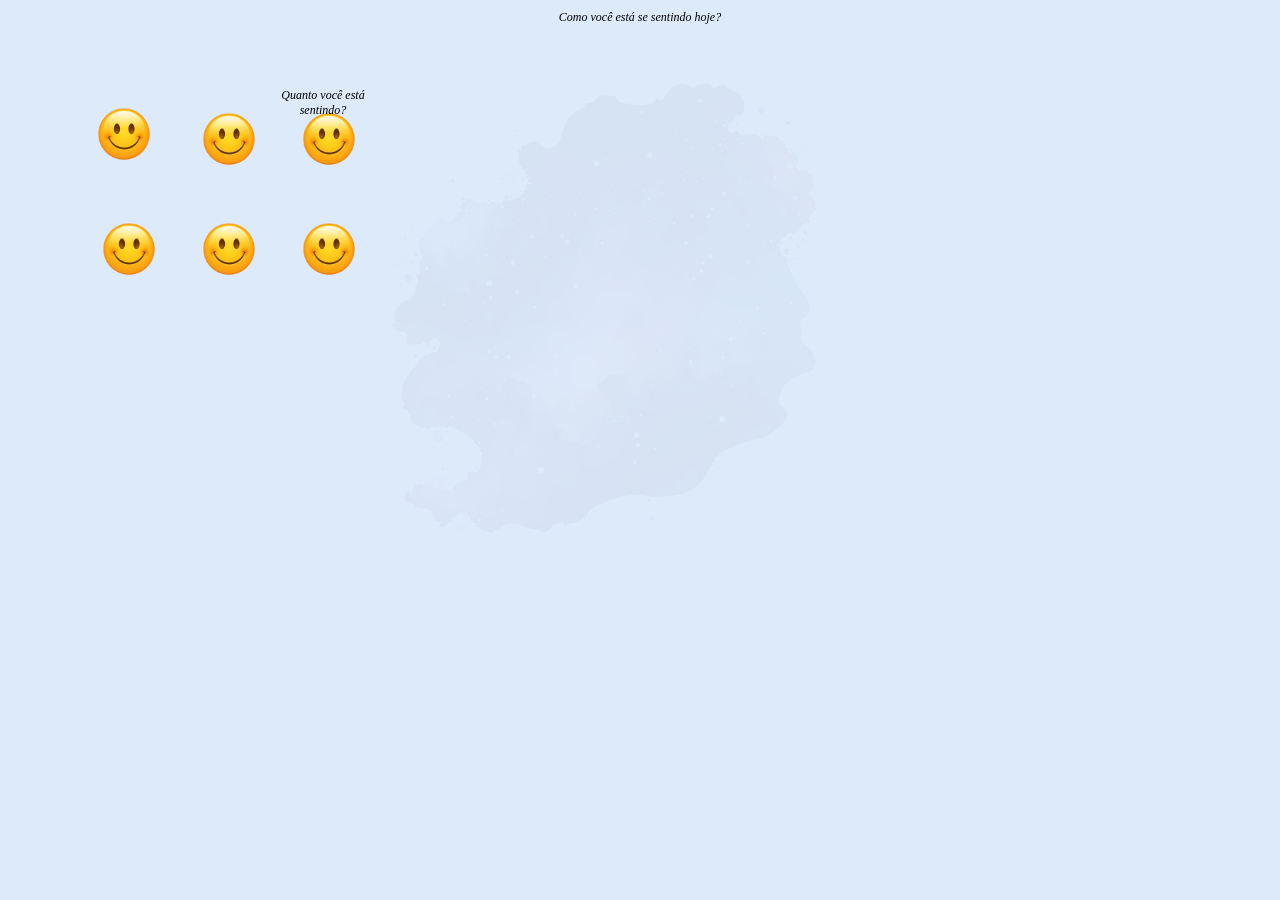
<file: frontend/index.html>
<!DOCTYPE html>
<html lang="en">
<head>
    <meta charset="UTF-8">
    <meta name="viewport" content="width=device-width, initial-scale=1.0">
    <title>tela1</title>
    <link rel="stylesheet" href="style.css">
    

</head>
<body>
    <div id="container">
        <div class="pergunta"> <center>Como você está se sentindo hoje?</center></div>
        <div class="opcao">
        
        <div class="opcao"><img src="imagem/feliz.png" alt="feliz">
        <div class="opcao"><img src="imagem/feliz.png" alt="triste"></div>
        <div class="opcao"><img src="imagem/feliz.png" alt="irritado"></div>
        <div class="opcao"><img src="imagem/feliz.png" alt="calmo"></div>
        <div class="opcao"><img src="imagem/feliz.png" alt="animado"></div>
        <div class="opcao"><img src="imagem/feliz.png" alt="preocupado"></div> </div>
        <br>
        <div class="pergunta2"> <center> Quanto você está sentindo? </center></div>
        <div class="escala"> </div>

        

        
<script src="script.js"></script>
    
        


        
    
</body>
</html>
</file>
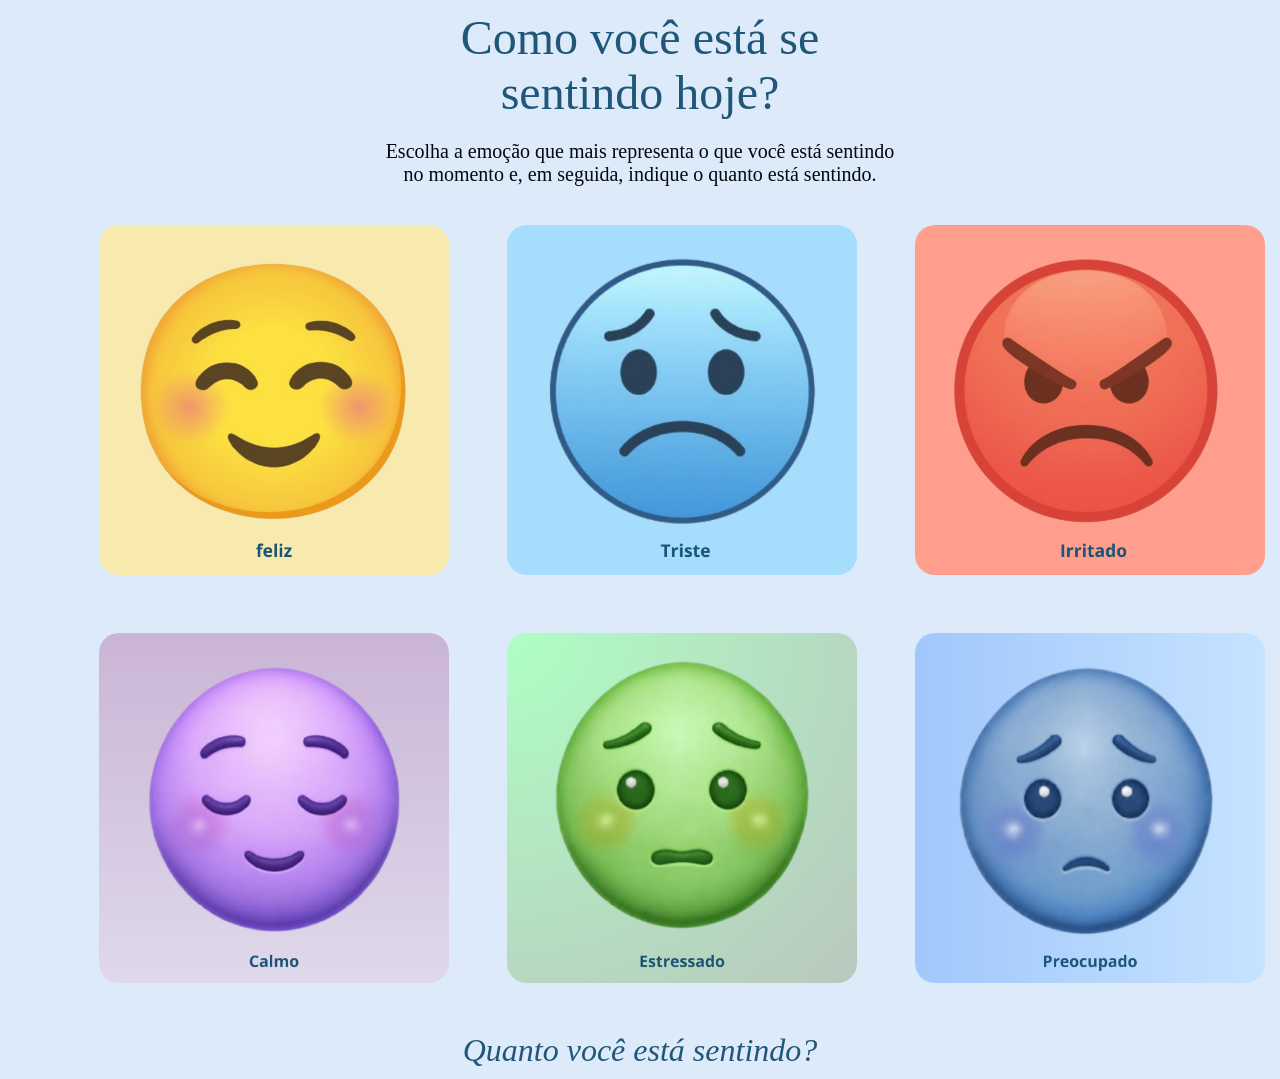
<file: appTDAH/frontend/index.html>
<!DOCTYPE html>
<html lang="pt-BR">
<head>
    <meta charset="UTF-8">
    <meta name="viewport" content="width=device-width, initial-scale=1.0">
    <title>tela1</title>
    <link rel="stylesheet" href="css/style.css">
</head>
<body>
    <div id="container">
        <div class="pergunta">Como você está se <br> sentindo hoje?</div>
        <div class="informacao">
    Escolha a emoção que mais representa o que você está sentindo <br>
     no momento e, em seguida, indique o quanto está sentindo.
</div>
     
        <div class="opcoes-container">
            <div class="opcao"><img src="imagem/feliz.png" alt="feliz"></div>
            <div class="opcao"><img src="imagem/triste.png" alt="triste"></div>
            <div class="opcao"><img src="imagem/irritado.png" alt="irritado"></div>
            <div class="opcao"><img src="imagem/calmo.png" alt="calmo"></div>
            <div class="opcao"><img src="imagem/estressado.png" alt="estressado"></div>
            <div class="opcao"><img src="imagem/preocupado.png" alt="preocupado"></div>
        </div>

        <div class="pergunta2">Quanto você está sentindo?</div>
        <div class="escala"></div>
        <script src="js/script.js"></script>
    </div>
</body>
</html>
</file>
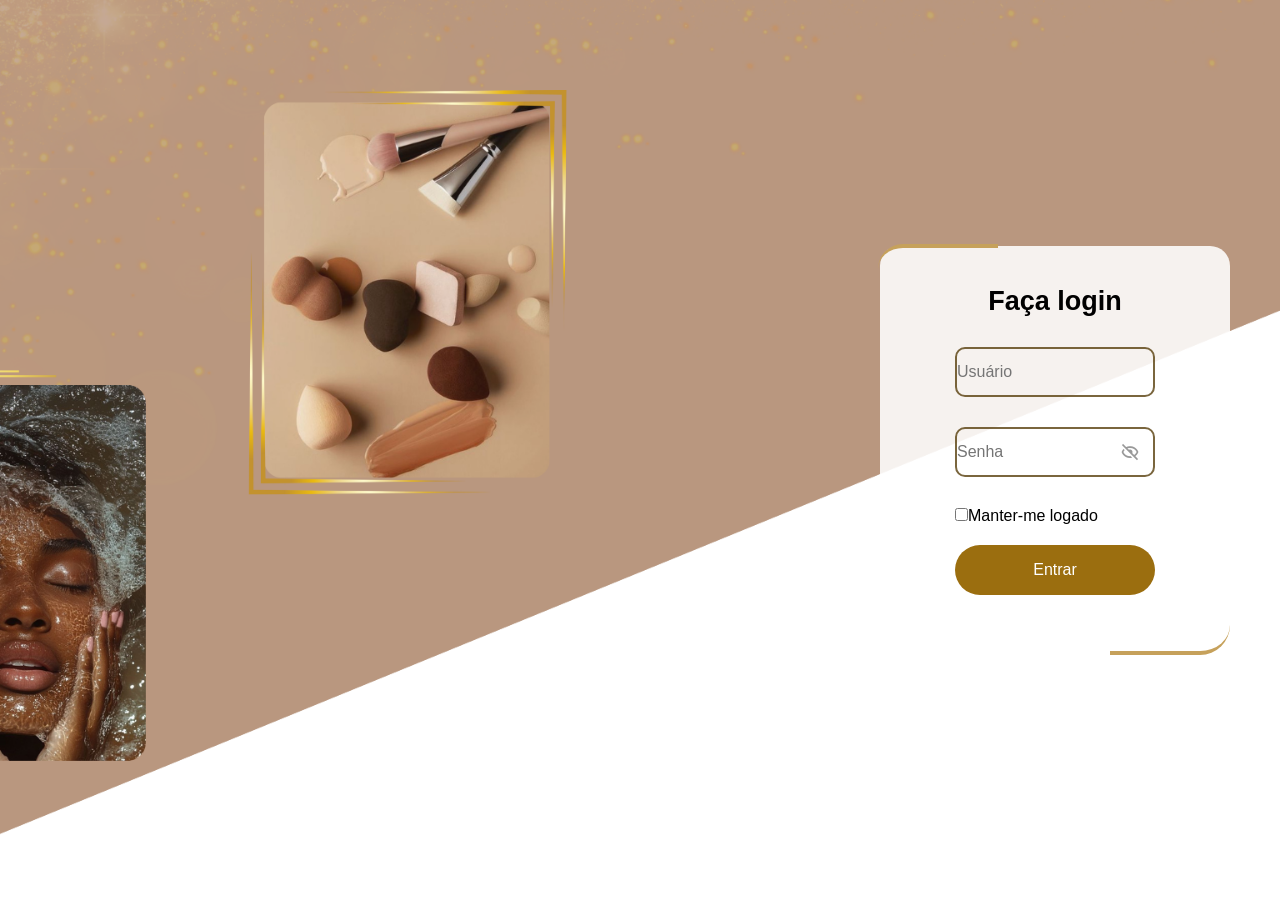
<file: ecc-main/projetoecommerce/index.html>
<!DOCTYPE html>
<html lang="pt-BR">
<head>
    <meta charset="UTF-8">
    <meta name="viewport" content="width=device-width, initial-scale=1.0">
    <link href='https://unpkg.com/boxicons@2.1.4/css/boxicons.min.css'rel='stylesheet'>
    <link rel="stylesheet" href="style.css">
    <title>Login</title>
</head>
<body>
    <main class="container">
        <form action="#" method="post">
            <h1>Faça login</h1>
            <div class="input-box">
                <input placeholder="Usuário" type="email" 
                autocomplete="username" required></div>
            <div class="input-box">
                <input placeholder="Senha" type="password" nome="senha" id="senha"
                autocomplete="current-password">
            <i class='bx bx-hide toggle-senha' id="toggleSenha"></i>
        </div>
            
            <div>
                <label>
                <input type="checkbox">Manter-me logado
            </div>
            <button type="submit" classe="login">Entrar</button>
        </form>
        <script></script>
        
    </main>
</body>         
</html>
</file>
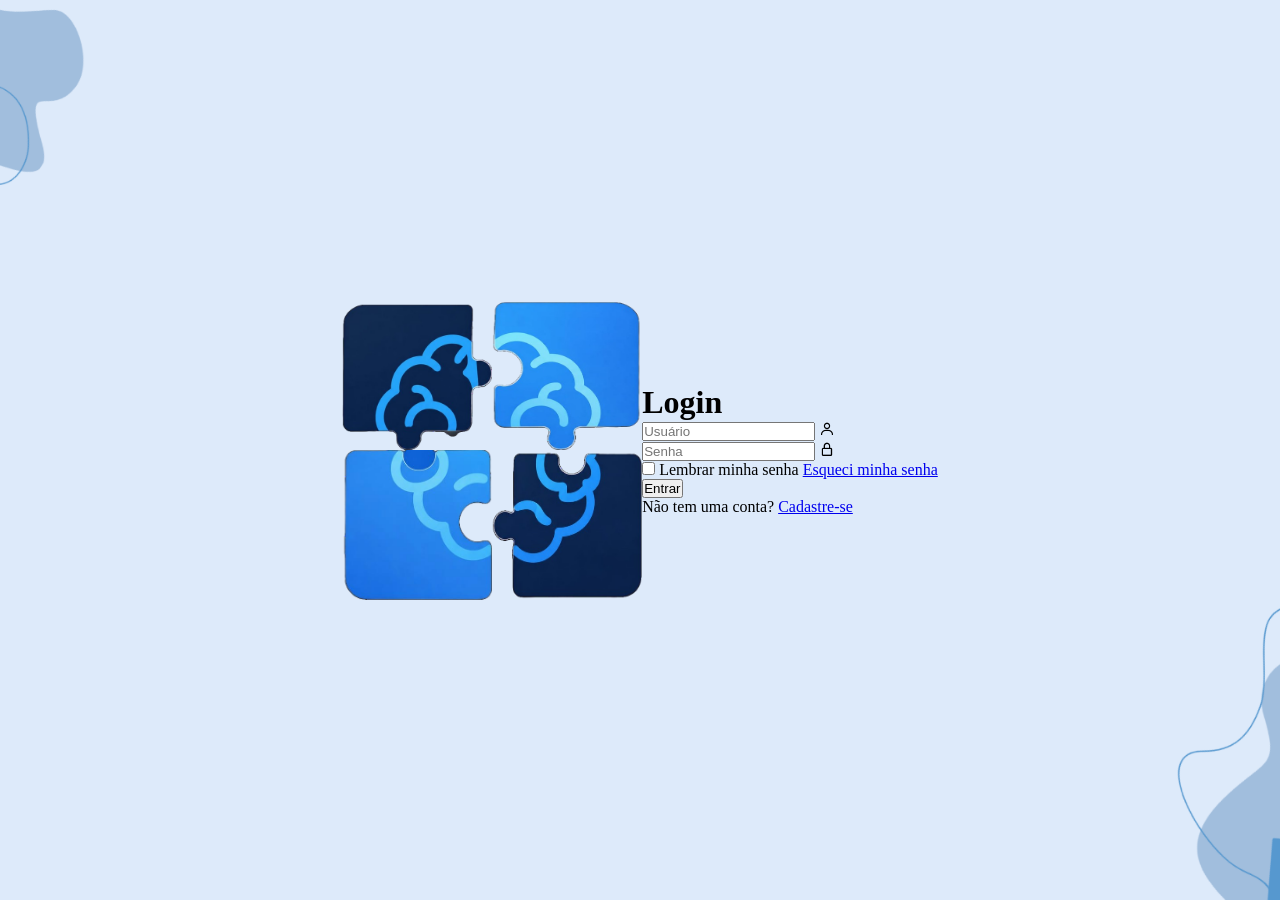
<file: appTDAH/frontend/login.html>
<!DOCTYPE html>
<html lang="en">
<head>
    <meta charset="UTF-8">
    <meta name="viewport" content="width=device-width, initial-scale=1.0">
    <title>login</title>
    <link href='https://unpkg.com/boxicons@2.1.4/css/boxicons.min.css' rel='stylesheet'> 
    <link rel="stylesheet" href="login.css">
    
</head>
<body>

    <div class="logo">
    <div class="peca peca1"> <img src="imagem/sup.esq.png" alt="peca1"> </div>
    <div class="peca peca2"> <img src="imagem/sup.inf.png" alt="peca2"> </div>
    <div class="peca peca3"><img src="imagem/inf.esq.png" alt="peca3"> </div>
    <div class="peca peca4"><img src="imagem/inf.dir.png" alt="peca4"> </div></div>
    </div>
    <form action="">
        <h1>Login</h1>
        <div class="input-box">
            <input type="text" placeholder="Usuário">
            <i class='bx bx-user'></i>
        </div>
        <div class="input-box">
            <input type="password" placeholder="Senha">
            <i class='bx bx-lock-alt'></i>
        </div>
        <div class="lembrar-senha">
            <label>
                <input type="checkbox">
                Lembrar minha senha
            </label>
            <a href="#">Esqueci minha senha</a>
        </div>
        <button type="submit">Entrar</button>
        <div class="registrar">
            <p>Não tem uma conta? <a href="#">Cadastre-se</a></p>
    </form>


    
</body>
</file>
<file: frontend/style.css>
body{
    margin: 10px;
    background-image:url(imagem/planofundo.png);
    background-size: cover;
    background-position: center auto;
    background-repeat: no-repeat;
    background-color:#ddeafa ;
}

.pergunta{
    font-size: 12px;
    font-style: italic;
}

.opcao{
    display: grid;
    grid-template-columns:100px 100px 100px;
    margin: 5%;
   
}

.opcao img{
    width: 100px;
    height: auto;
    display: block;
}
 .pergunta2{

font-size: 12px;
    font-style: italic;
 }

 .opcao {
    cursor: pointer;
}

.opcao.selecionada {
    border: 3px solid blue;
    background-color: #dbeafe;
}
</file>
<file: appTDAH/frontend/css/style.css>
body{
    margin: 10px;
    background-size: cover;
    background-position: center auto;
    background-repeat: no-repeat;
    background-color:#ddeafa ;
}

.pergunta{
    font-size: 48px;
    color: #1c5475fa;
    text-align: center;
}

.opcoes-container{
    display: grid;
    grid-template-columns: repeat(3, 1fr);
    gap: 40px; 
    place-items: center;
    margin: 30px auto;
    max-width: 1100px;
}

.opcao{
    text-align: center;
    cursor: pointer;
    border: 4px solid transparent;
    border-radius: 20px;
    padding: 5px;
    transition: 0.3s ease;

}

.opcao img{
    width: 350px; 
    margin: 0 auto;
    display: block;
    border-radius: 20px;
    transition: 0.3s ease;
}

.opcao.selecionado {
    border-color: #7fa8c0fa;
    filter: brightness(1.10);
    
}

.pergunta2{
    font-size: 32px;
    font-style: italic;
    text-align: center;
    color: #1c5475fa;
    margin-top: 40px;
}
.informacao{
    font-size: 20px;
    color: #00090e;
    margin-top: 20px;
    text-align: center;


}
</file>
<file: ecc-main/projetoecommerce/style.css>
* {
    margin: 0;
    padding: 0;
    box-sizing: border-box;
    font-family: Arial, Helvetica, sans-serif;
}

body {
    min-height: 100vh;
    display: flex;
    justify-content: flex-end;
    align-items: center;
    background-image: url("imagem/fundologin.png");
    background-size: cover;
    background-position: center;
    padding: 20px 50px;
}

.container { 
    position: relative;
    width: 350px;
    min-height: 350px;
    padding: 40px;
    background-color: rgba(255, 255, 255, 0.88);
    border-radius: 20px;
    display: flex;
    flex-direction: column;
    justify-content: center;
    align-items: center;
}
.container::before{
    content: "";
    position: absolute;
    top: -2px;
    left: -2px;
    width:120px;
    height:100px;
    border-top: 4px solid #c6a15b;
    border-right:4px solid #e4c896(41, 97%, 39%);
    border-top-left-radius: 25px ;
    pointer-events: none;
    z-index: 2;
}
.container::after{
    content: "";
    position: absolute;
    bottom: 0px;
    right: 0px;
    width:120px;
    height:113px;
    border-bottom: 4px solid #c6a15b;
    border-right:4px solid #e4c896(41, 97%, 39%);
    border-bottom-right-radius: 30px;
    pointer-events: none;
    z-index: 2;


}

.container h1 {
    font-size: 27px;
    text-align: center;
    margin-bottom: 25px;
}

.input-box {
    position: relative;
    width: 100%;
    height: 50px;
    margin-bottom: 20px;
    margin: 30px 0;
}

.input-box input {
    position: absolute;
    width: 100%;
    height: 100%;
    border: 2px solid rgba(85, 59, 8, 0.781) ;
    outline: none;
    background-color: transparent;
    border-radius: 10px;
    font-size: 16px;
    padding: 20 45px 20 20px;
}

.input-box input:focus {
    border-color: #863622;
}

.input-box i {
    position: absolute;
    right: 15px;
    top: 50%;
    color: #999;
    transform: translateY(-50%);
    font-size: 20px;
}

.login {
    width: 100%;
    height: 50px;
    border: none;
    outline: none;
    background-color: #863622;
    color: #fff;
    font-size: 18px;
    font-weight: 500;
    border-radius: 15px;
    cursor: pointer;
    margin-top: 20px;
}

.login:hover {
    background-color: #6d2b1d;
}

button {
    width: 200px;
    height: 50px;
    background-color: rgb(155, 110, 15);
    color: white;
    border: none;
    border-radius: 40px;
    font-size: 16px;
    cursor: pointer;
    display: block;
    margin: 20px auto;
}

button:hover {
    background-color: rgb(125, 88, 12);
}
</file>
<file: appTDAH/frontend/login.css>
* {
    margin: 0;
    padding: 0;
    box-sizing: border-box;
}
html,
body {
    width: 100%;
    height: 100%;
}

body {
    display: flex;
    justify-content: center;
    align-items: center;
    background-image: url("imagem/fundologin.png");
    background-size: cover;
    background-position: center;
    background-repeat: no-repeat;
}

.logo {
    width: 300px;
    height: 300px;
    position: relative;
}

.peca {
    position: absolute;
    width: 150px;
    height: 150px;
}

.peca img {
    width: 100%;
    height: 100%;
    display: block;
}

.peca1 {
    top: -150px;
    left: -150px;
    animation: juntar1 2s forwards;
}

.peca2 {
    top: -150px;
    right: -150px;

    animation: juntar2 2s forwards;
}

.peca3 {
    bottom: -150px;
    left: -150px;
    animation: juntar3 2s forwards;
}

.peca4 {
    bottom: -150px;
    right: -150px;

    animation: juntar4 2s forwards;
}


@keyframes juntar1 {
    from {
        top: -150px;
        left: -150px;
    }

    to {
        top: 0;
        left: 0;
    }
}

@keyframes juntar2 {
    from {
        top: -150px;
        right: -150px;
    }

    to {
        top: 0;
        right: 0;
    }
}

@keyframes juntar3 {
    from {
        bottom: -150px;
        left: -150px;
    }

    to {
        bottom: 0;
        left: 0;
    }
}

@keyframes juntar4 {
    from {
        bottom: -150px;
        right: -150px;
    }

    to {
        bottom: 0;
        right: 0;
    }
}
</file>
